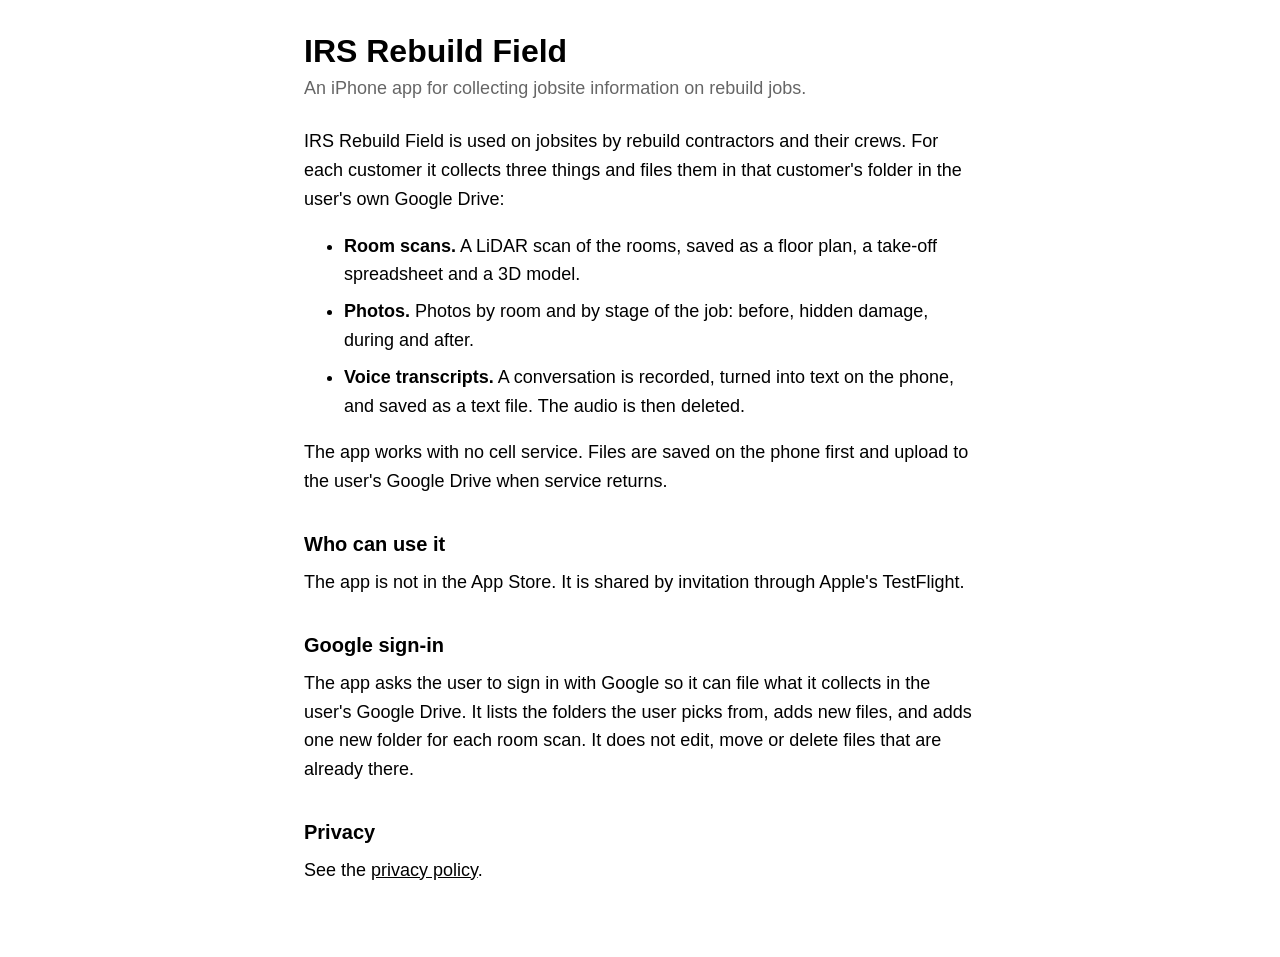
<file: index.html>
<!doctype html>
<html lang="en">
<head>
<meta charset="utf-8">
<meta name="viewport" content="width=device-width, initial-scale=1">
<title>IRS Rebuild Field</title>
<link rel="stylesheet" href="style.css">
</head>
<body>
<h1>IRS Rebuild Field</h1>
<p class="sub">An iPhone app for collecting jobsite information on rebuild jobs.</p>

<p>IRS Rebuild Field is used on jobsites by rebuild contractors and their crews. For each
customer it collects three things and files them in that customer's folder in the user's
own Google Drive:</p>
<ul>
<li><strong>Room scans.</strong> A LiDAR scan of the rooms, saved as a floor plan, a take-off
spreadsheet and a 3D model.</li>
<li><strong>Photos.</strong> Photos by room and by stage of the job: before, hidden damage,
during and after.</li>
<li><strong>Voice transcripts.</strong> A conversation is recorded, turned into text on the
phone, and saved as a text file. The audio is then deleted.</li>
</ul>

<p>The app works with no cell service. Files are saved on the phone first and upload to the
user's Google Drive when service returns.</p>

<h2>Who can use it</h2>
<p>The app is not in the App Store. It is shared by invitation through Apple's TestFlight.</p>

<h2>Google sign-in</h2>
<p>The app asks the user to sign in with Google so it can file what it collects in the
user's Google Drive. It lists the folders the user picks from, adds new files, and adds one
new folder for each room scan. It does not edit, move or delete files that are already there.</p>

<h2>Privacy</h2>
<p>See the <a href="privacy.html">privacy policy</a>.</p>
</body>
</html>
</file>
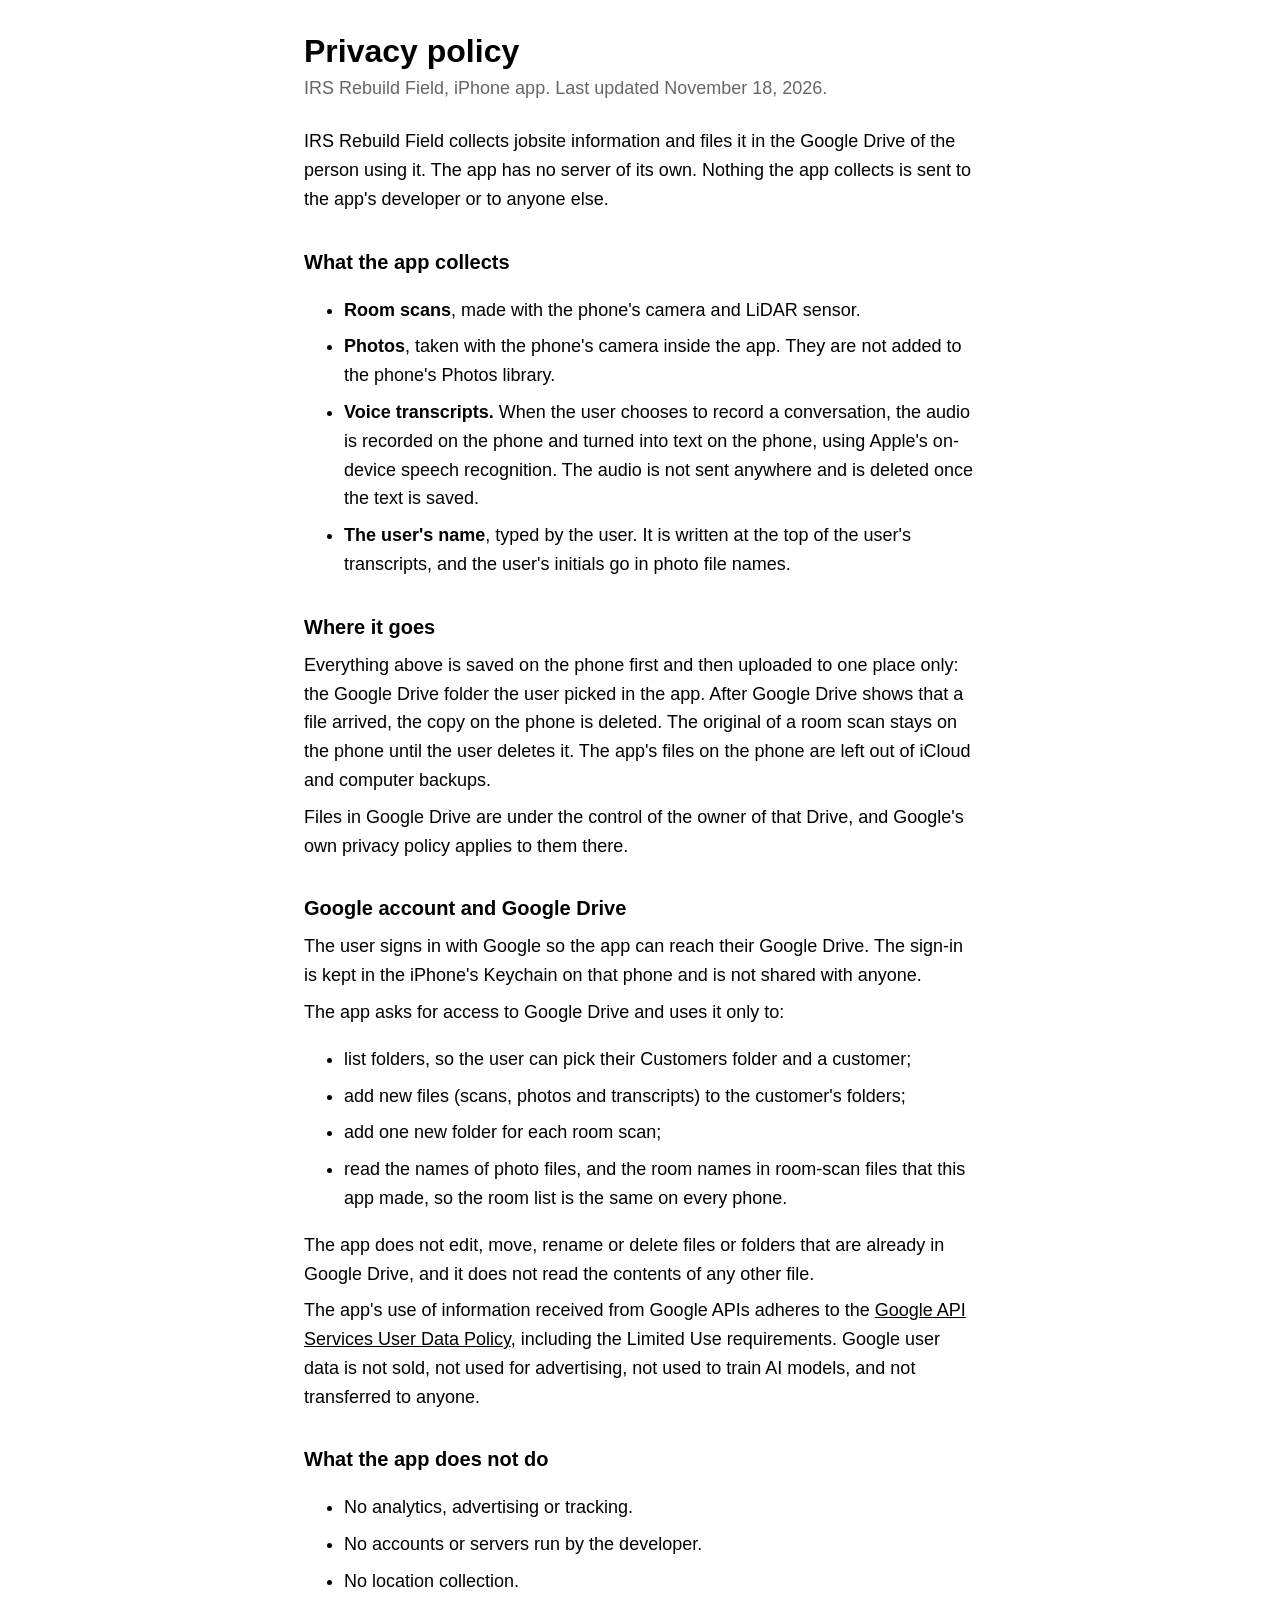
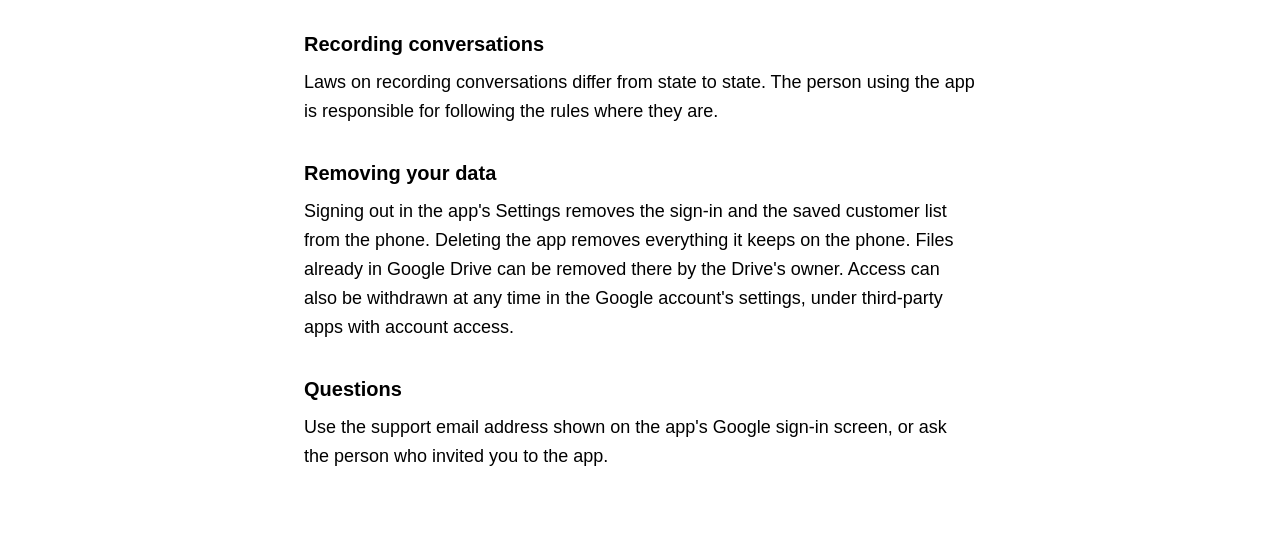
<file: privacy.html>
<!doctype html>
<html lang="en">
<head>
<meta charset="utf-8">
<meta name="viewport" content="width=device-width, initial-scale=1">
<title>Privacy policy: IRS Rebuild Field</title>
<link rel="stylesheet" href="style.css">
</head>
<body>
<h1>Privacy policy</h1>
<p class="sub">IRS Rebuild Field, iPhone app. Last updated November 18, 2026.</p>

<p>IRS Rebuild Field collects jobsite information and files it in the Google Drive of the
person using it. The app has no server of its own. Nothing the app collects is sent to the
app's developer or to anyone else.</p>

<h2>What the app collects</h2>
<ul>
<li><strong>Room scans</strong>, made with the phone's camera and LiDAR sensor.</li>
<li><strong>Photos</strong>, taken with the phone's camera inside the app. They are not added
to the phone's Photos library.</li>
<li><strong>Voice transcripts.</strong> When the user chooses to record a conversation, the
audio is recorded on the phone and turned into text on the phone, using Apple's on-device
speech recognition. The audio is not sent anywhere and is deleted once the text is saved.</li>
<li><strong>The user's name</strong>, typed by the user. It is written at the top of the
user's transcripts, and the user's initials go in photo file names.</li>
</ul>

<h2>Where it goes</h2>
<p>Everything above is saved on the phone first and then uploaded to one place only: the
Google Drive folder the user picked in the app. After Google Drive shows that a file arrived,
the copy on the phone is deleted. The original of a room scan stays on the phone until the
user deletes it. The app's files on the phone are left out of iCloud and computer backups.</p>
<p>Files in Google Drive are under the control of the owner of that Drive, and Google's own
privacy policy applies to them there.</p>

<h2>Google account and Google Drive</h2>
<p>The user signs in with Google so the app can reach their Google Drive. The sign-in is
kept in the iPhone's Keychain on that phone and is not shared with anyone.</p>
<p>The app asks for access to Google Drive and uses it only to:</p>
<ul>
<li>list folders, so the user can pick their Customers folder and a customer;</li>
<li>add new files (scans, photos and transcripts) to the customer's folders;</li>
<li>add one new folder for each room scan;</li>
<li>read the names of photo files, and the room names in room-scan files that this app
made, so the room list is the same on every phone.</li>
</ul>
<p>The app does not edit, move, rename or delete files or folders that are already in Google
Drive, and it does not read the contents of any other file.</p>
<p>The app's use of information received from Google APIs adheres to the
<a href="https://developers.google.com/terms/api-services-user-data-policy">Google API
Services User Data Policy</a>, including the Limited Use requirements. Google user data is
not sold, not used for advertising, not used to train AI models, and not transferred to
anyone.</p>

<h2>What the app does not do</h2>
<ul>
<li>No analytics, advertising or tracking.</li>
<li>No accounts or servers run by the developer.</li>
<li>No location collection.</li>
</ul>

<h2>Recording conversations</h2>
<p>Laws on recording conversations differ from state to state. The person using the app is
responsible for following the rules where they are.</p>

<h2>Removing your data</h2>
<p>Signing out in the app's Settings removes the sign-in and the saved customer list from
the phone. Deleting the app removes everything it keeps on the phone. Files already in
Google Drive can be removed there by the Drive's owner. Access can also be withdrawn at any
time in the Google account's settings, under third-party apps with account access.</p>

<h2>Questions</h2>
<p>Use the support email address shown on the app's Google sign-in screen, or ask the person
who invited you to the app.</p>
</body>
</html>
</file>
<file: style.css>
:root { color-scheme: light dark; }
body { font: 18px/1.6 -apple-system, BlinkMacSystemFont, "Segoe UI", Roboto, sans-serif; max-width: 42rem; margin: 0 auto; padding: 2rem 1.25rem 4rem; }
h1 { font-size: 2rem; line-height: 1.2; margin: 0 0 0.25rem; }
h2 { font-size: 1.25rem; margin: 2rem 0 0.5rem; }
p, li { margin: 0.5rem 0; }
.sub { color: #666; margin: 0 0 1.5rem; }
a { color: inherit; }
</file>
